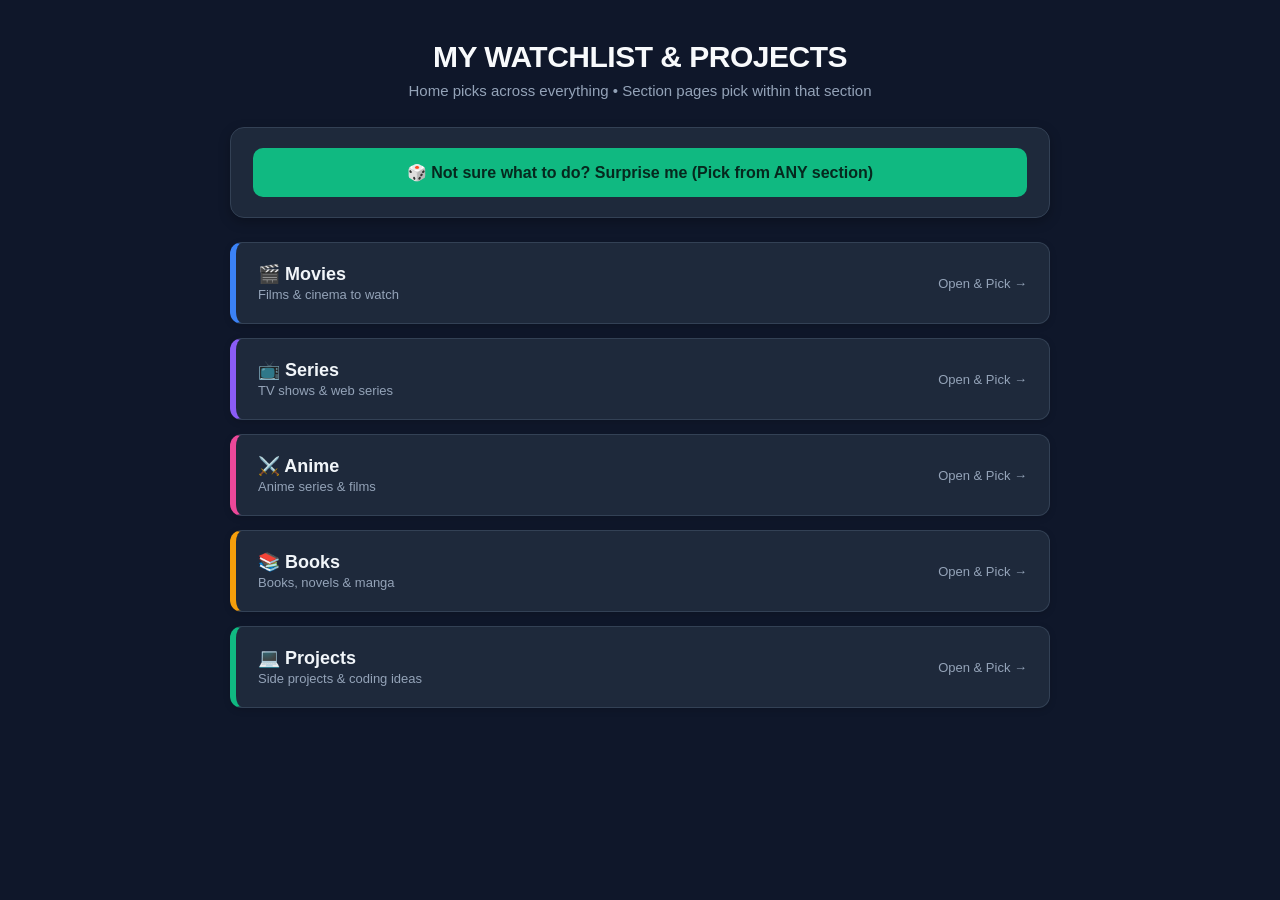
<file: index.html>
<!DOCTYPE html>
<html lang="en">
<head>
<meta charset="UTF-8">
<meta name="viewport" content="width=device-width, initial-scale=1.0">
<title>My Watchlist & Projects</title>
<link rel="stylesheet" href="style.css">
</head>
<body>
<div class="container">
<h1>MY WATCHLIST & PROJECTS</h1>
<p class="subtitle">Home picks across everything • Section pages pick within that section</p>

<!-- Level 1 Picker: At Home, picks a random section + random uncompleted item -->
<div class="picker-box">
<button class="pick-btn" id="home-pick-btn">🎲 Not sure what to do? Surprise me (Pick from ANY section)</button>
<div class="pick-result" id="home-pick-result">
<span class="pick-badge" id="home-pick-badge">CATEGORY</span>
<div class="pick-title" id="home-pick-title"></div>
<p class="pick-note" id="home-pick-note"></p>
</div>
</div>

<a class="week movie" href="sections/movie.html">
    <div>
        <span>🎬 Movies</span><br>
        <small>Films & cinema to watch</small>
    </div>
    <small>Open & Pick →</small>
</a>

<a class="week series" href="sections/series.html">
    <div>
        <span>📺 Series</span><br>
        <small>TV shows & web series</small>
    </div>
    <small>Open & Pick →</small>
</a>

<a class="week anime" href="sections/anime.html">
    <div>
        <span>⚔️ Anime</span><br>
        <small>Anime series & films</small>
    </div>
    <small>Open & Pick →</small>
</a>

<a class="week book" href="sections/book.html">
    <div>
        <span>📚 Books</span><br>
        <small>Books, novels & manga</small>
    </div>
    <small>Open & Pick →</small>
</a>

<a class="week project" href="sections/project.html">
    <div>
        <span>💻 Projects</span><br>
        <small>Side projects & coding ideas</small>
    </div>
    <small>Open & Pick →</small>
</a>

</div>

<script>
const SECTIONS = ["movie", "series", "anime", "book", "project"];

async function fetchSectionActiveItems(sec) {
    // 1. Check if mobile localStorage has updated HTML for this section
    try {
        const saved = localStorage.getItem("watchlist_sec_" + sec);
        if (saved) {
            const parsed = JSON.parse(saved);
            if (parsed.html) {
                return extractActiveFromHtml(sec, parsed.html);
            }
        }
    } catch (e) {}

    // 2. Otherwise fetch the static HTML file from sections/<sec>.html
    try {
        const resp = await fetch("sections/" + sec + ".html");
        if (!resp.ok) return [];
        const text = await resp.text();
        return extractActiveFromHtml(sec, text);
    } catch (e) {
        return [];
    }
}

function extractActiveFromHtml(sec, htmlString) {
    const parser = new DOMParser();
    const doc = parser.parseFromString(htmlString, "text/html");
    const cards = Array.from(doc.querySelectorAll(".question"));
    const active = [];
    cards.forEach(c => {
        const cb = c.querySelector("input[type='checkbox']");
        const isDone = (cb && cb.hasAttribute("checked")) || c.classList.contains("solved") || c.getAttribute("data-status") === "done";
        if (!isDone) {
            const titleEl = c.querySelector(".item-title");
            const tagEl = c.querySelector(".tag");
            const noteEl = c.querySelector("p");
            if (titleEl) {
                active.push({
                    section: sec.toUpperCase(),
                    title: titleEl.textContent.trim(),
                    tag: tagEl ? tagEl.textContent.trim() : "",
                    note: noteEl ? noteEl.textContent.trim() : ""
                });
            }
        }
    });
    return active;
}

document.getElementById("home-pick-btn").addEventListener("click", async () => {
    const bySection = {};
    for (const sec of SECTIONS) {
        const items = await fetchSectionActiveItems(sec);
        if (items.length > 0) {
            bySection[sec] = items;
        }
    }

    const availableSecs = Object.keys(bySection);
    const resBox = document.getElementById("home-pick-result");
    const badge = document.getElementById("home-pick-badge");
    const title = document.getElementById("home-pick-title");
    const note = document.getElementById("home-pick-note");

    if (availableSecs.length === 0) {
        resBox.classList.add("active");
        badge.textContent = "ALL DONE";
        title.textContent = "No active items found!";
        note.textContent = "Open a section or run `python add.py` to add new items.";
        return;
    }

    // Level 1: First pick a random category, then pick a random item inside it
    const randomSec = availableSecs[Math.floor(Math.random() * availableSecs.length)];
    const pool = bySection[randomSec];
    const chosen = pool[Math.floor(Math.random() * pool.length)];

    resBox.classList.add("active");
    badge.textContent = "🎲 RANDOM CATEGORY: " + chosen.section;
    title.textContent = chosen.title + (chosen.tag ? " [" + chosen.tag + "]" : "");
    note.textContent = chosen.note;
});
</script>
</body>
</html>
</file>
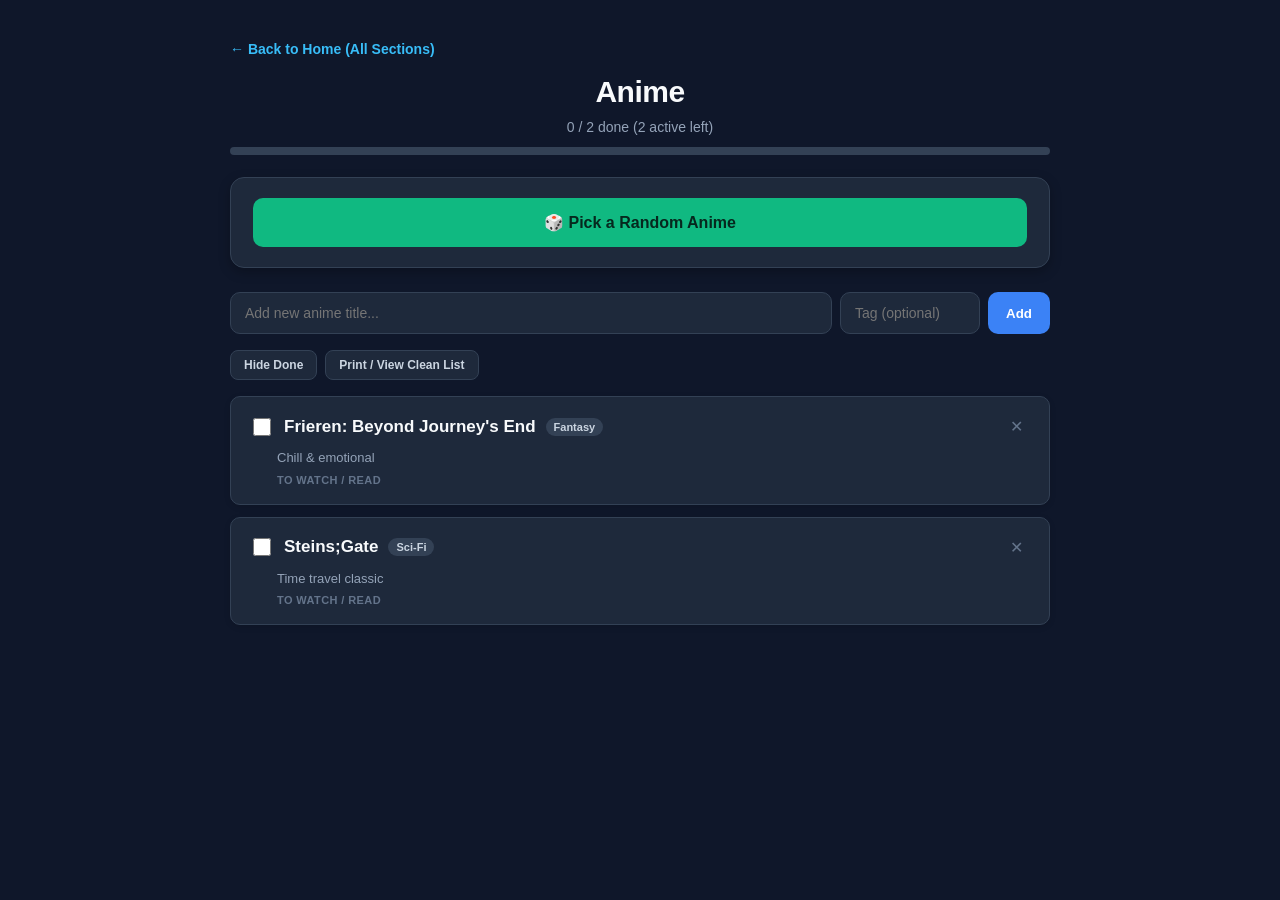
<file: sections/anime.html>
<!DOCTYPE html>
<html lang="en">
<head>
<meta charset="UTF-8">
<meta name="viewport" content="width=device-width, initial-scale=1.0">
<title>Anime - Watchlist</title>
<link rel="stylesheet" href="../style.css">
</head>
<body>
<div class="container">
<a class="back" href="../index.html">← Back to Home (All Sections)</a>

<div class="week-header">
<h1>Anime</h1>
<div class="stats"><span id="solved">0</span> / <span id="total">0</span> done (<span id="active-count">0</span> active left)
<div class="progress"><div class="progress-bar" id="progress-bar"></div></div>
</div>
</div>

<!-- Level 2 Picker: Picks ONLY from this section's uncompleted items -->
<div class="picker-box">
<button class="pick-btn" id="section-pick-btn">🎲 Pick a Random Anime</button>
<div class="pick-result" id="pick-result">
<span class="pick-badge">Selected from Anime</span>
<div class="pick-title" id="pick-title"></div>
<p class="pick-note" id="pick-note"></p>
</div>
</div>

<!-- Mobile / Quick Add directly on page -->
<div class="add-bar">
<input type="text" id="new-title" placeholder="Add new anime title...">
<input type="text" id="new-tag" placeholder="Tag (optional)" style="max-width: 140px;">
<button id="add-btn">Add</button>
</div>

<div class="toolbar">
<button class="tool-btn" id="toggle-done-btn">Hide Done</button>
<button class="tool-btn" id="print-btn">Print / View Clean List</button>
</div>

<div id="items-list">
<!-- Problems/Items are added automatically by add.py or mobile quick-add -->
<div class="question" data-status="todo">
<div class="question-header">
<div class="question-left">
<input type="checkbox">
<span class="item-title">Frieren: Beyond Journey's End</span> <span class="tag">Fantasy</span>
</div>
</div>
<p>Chill & emotional</p>
<span class="status">TO WATCH / READ</span>
</div>

<div class="question" data-status="todo">
<div class="question-header">
<div class="question-left">
<input type="checkbox">
<span class="item-title">Steins;Gate</span> <span class="tag">Sci-Fi</span>
</div>
</div>
<p>Time travel classic</p>
<span class="status">TO WATCH / READ</span>
</div>

<!-- ITEMS_END -->
</div>

</div>

<script>
const STORAGE_KEY = "watchlist_sec_anime";
const listEl = document.getElementById("items-list");
let hideDone = false;

// Load extra mobile-added items & state overrides from localStorage
function loadState() {
    try {
        const saved = localStorage.getItem(STORAGE_KEY);
        if (saved) {
            const data = JSON.parse(saved);
            if (data.html) listEl.innerHTML = data.html;
        }
    } catch (e) {}
    bindEvents();
    updateStats();
}

function saveState() {
    try {
        localStorage.setItem(STORAGE_KEY, JSON.stringify({ html: listEl.innerHTML }));
    } catch (e) {}
}

function updateStats() {
    const all = listEl.querySelectorAll(".question");
    const done = listEl.querySelectorAll(".question input:checked");
    const total = all.length;
    const solvedCount = done.length;
    const activeCount = total - solvedCount;
    document.getElementById("total").textContent = total;
    document.getElementById("solved").textContent = solvedCount;
    document.getElementById("active-count").textContent = activeCount;
    document.getElementById("progress-bar").style.width = (total ? (solvedCount / total * 100) : 0) + "%";

    all.forEach(card => {
        const cb = card.querySelector("input[type='checkbox']");
        if (hideDone && cb && cb.checked) {
            card.style.display = "none";
        } else {
            card.style.display = "";
        }
    });
}

function bindEvents() {
    listEl.querySelectorAll(".question").forEach(card => {
        const cb = card.querySelector("input[type='checkbox']");
        const statusEl = card.querySelector(".status");
        if (!card.querySelector(".del-btn")) {
            const header = card.querySelector(".question-header");
            if (header) {
                const del = document.createElement("button");
                del.className = "del-btn";
                del.title = "Delete from list";
                del.textContent = "✕";
                del.onclick = () => {
                    card.remove();
                    saveState();
                    updateStats();
                };
                header.appendChild(del);
            }
        }
        if (cb) {
            if (cb.checked) {
                card.classList.add("solved");
                card.setAttribute("data-status", "done");
            }
            cb.onchange = () => {
                if (cb.checked) {
                    card.setAttribute("checked", "checked");
                    cb.setAttribute("checked", "");
                    card.classList.add("solved");
                    card.setAttribute("data-status", "done");
                    if (statusEl) statusEl.textContent = "DONE";
                } else {
                    cb.removeAttribute("checked");
                    card.classList.remove("solved");
                    card.setAttribute("data-status", "todo");
                    if (statusEl) statusEl.textContent = "TO WATCH / READ";
                }
                saveState();
                updateStats();
            };
        }
    });
}

document.getElementById("add-btn").addEventListener("click", () => {
    const titleInput = document.getElementById("new-title");
    const tagInput = document.getElementById("new-tag");
    const title = titleInput.value.trim();
    const tag = tagInput.value.trim();
    if (!title) return;

    const div = document.createElement("div");
    div.className = "question";
    div.setAttribute("data-status", "todo");
    div.innerHTML = `
        <div class="question-header">
            <div class="question-left">
                <input type="checkbox">
                <span class="item-title"></span>
                ${tag ? '<span class="tag"></span>' : ''}
            </div>
        </div>
        <p>Added from mobile / browser</p>
        <span class="status">TO WATCH / READ</span>
    `;
    div.querySelector(".item-title").textContent = title;
    if (tag) div.querySelector(".tag").textContent = tag;

    listEl.appendChild(div);
    titleInput.value = "";
    tagInput.value = "";
    bindEvents();
    saveState();
    updateStats();
});

document.getElementById("section-pick-btn").addEventListener("click", () => {
    const allCards = Array.from(listEl.querySelectorAll(".question"));
    allCards.forEach(c => c.classList.remove("highlighted"));
    const activeCards = allCards.filter(c => !c.querySelector("input[type='checkbox']").checked);

    const resBox = document.getElementById("pick-result");
    const resTitle = document.getElementById("pick-title");
    const resNote = document.getElementById("pick-note");

    if (activeCards.length === 0) {
        resBox.classList.add("active");
        resTitle.textContent = "All caught up! 🎉";
        resNote.textContent = "No uncompleted items left in this section.";
        return;
    }

    const chosen = activeCards[Math.floor(Math.random() * activeCards.length)];
    const title = chosen.querySelector(".item-title").textContent;
    const tagEl = chosen.querySelector(".tag");
    const note = chosen.querySelector("p") ? chosen.querySelector("p").textContent : "";

    resBox.classList.add("active");
    resTitle.textContent = title + (tagEl ? " [" + tagEl.textContent + "]" : "");
    resNote.textContent = note;

    chosen.classList.add("highlighted");
    chosen.scrollIntoView({ behavior: "smooth", block: "center" });
});

document.getElementById("toggle-done-btn").addEventListener("click", (e) => {
    hideDone = !hideDone;
    e.target.classList.toggle("active", hideDone);
    e.target.textContent = hideDone ? "Show Done" : "Hide Done";
    updateStats();
});

document.getElementById("print-btn").addEventListener("click", () => {
    window.print();
});

loadState();
</script>
</body>
</html>
</file>
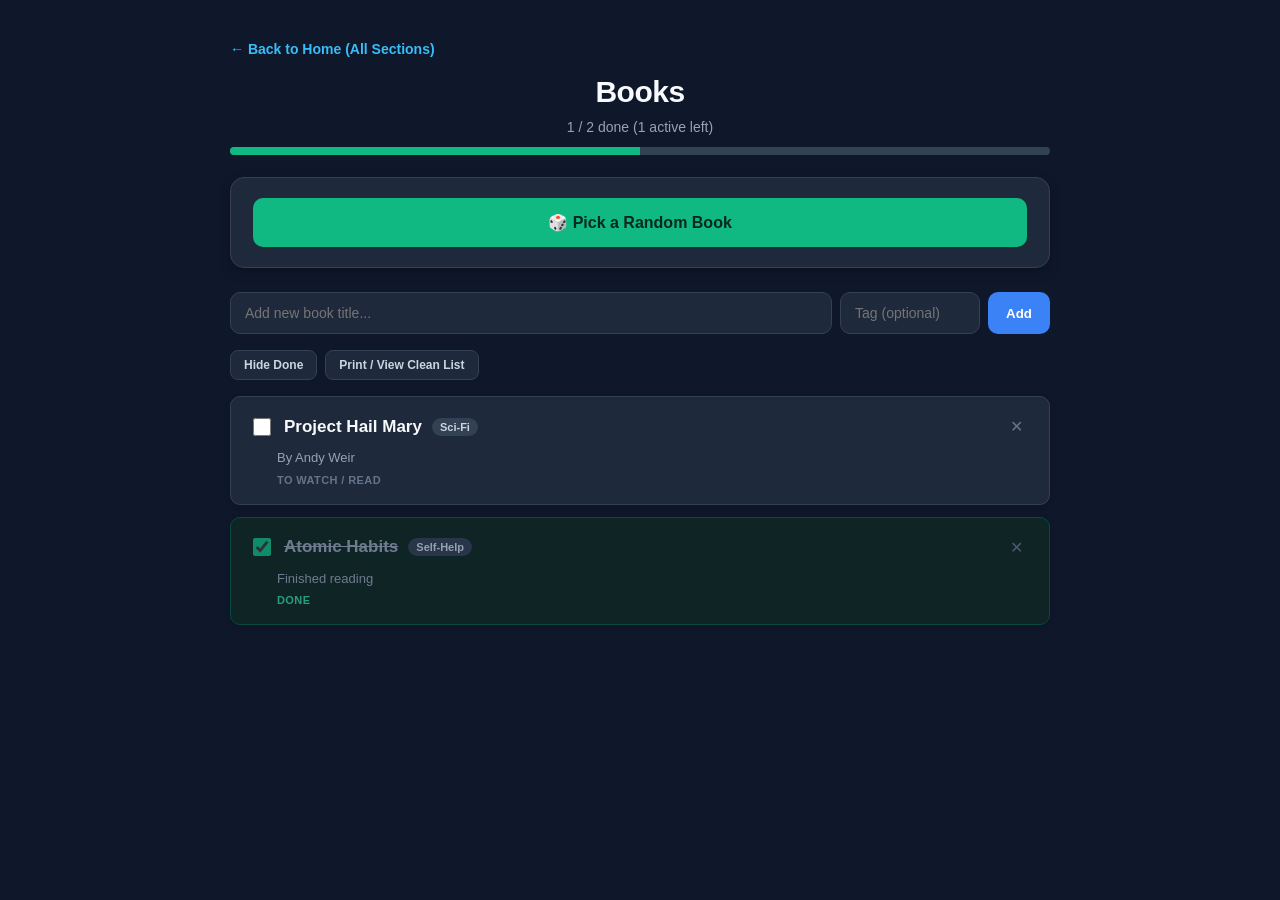
<file: sections/book.html>
<!DOCTYPE html>
<html lang="en">
<head>
<meta charset="UTF-8">
<meta name="viewport" content="width=device-width, initial-scale=1.0">
<title>Books - Watchlist</title>
<link rel="stylesheet" href="../style.css">
</head>
<body>
<div class="container">
<a class="back" href="../index.html">← Back to Home (All Sections)</a>

<div class="week-header">
<h1>Books</h1>
<div class="stats"><span id="solved">0</span> / <span id="total">0</span> done (<span id="active-count">0</span> active left)
<div class="progress"><div class="progress-bar" id="progress-bar"></div></div>
</div>
</div>

<!-- Level 2 Picker: Picks ONLY from this section's uncompleted items -->
<div class="picker-box">
<button class="pick-btn" id="section-pick-btn">🎲 Pick a Random Book</button>
<div class="pick-result" id="pick-result">
<span class="pick-badge">Selected from Books</span>
<div class="pick-title" id="pick-title"></div>
<p class="pick-note" id="pick-note"></p>
</div>
</div>

<!-- Mobile / Quick Add directly on page -->
<div class="add-bar">
<input type="text" id="new-title" placeholder="Add new book title...">
<input type="text" id="new-tag" placeholder="Tag (optional)" style="max-width: 140px;">
<button id="add-btn">Add</button>
</div>

<div class="toolbar">
<button class="tool-btn" id="toggle-done-btn">Hide Done</button>
<button class="tool-btn" id="print-btn">Print / View Clean List</button>
</div>

<div id="items-list">
<!-- Problems/Items are added automatically by add.py or mobile quick-add -->
<div class="question" data-status="todo">
<div class="question-header">
<div class="question-left">
<input type="checkbox">
<span class="item-title">Project Hail Mary</span> <span class="tag">Sci-Fi</span>
</div>
</div>
<p>By Andy Weir</p>
<span class="status">TO WATCH / READ</span>
</div>

<div class="question solved" data-status="done">
<div class="question-header">
<div class="question-left">
<input type="checkbox" checked>
<span class="item-title">Atomic Habits</span> <span class="tag">Self-Help</span>
</div>
</div>
<p>Finished reading</p>
<span class="status">DONE</span>
</div>

<!-- ITEMS_END -->
</div>

</div>

<script>
const STORAGE_KEY = "watchlist_sec_book";
const listEl = document.getElementById("items-list");
let hideDone = false;

// Load extra mobile-added items & state overrides from localStorage
function loadState() {
    try {
        const saved = localStorage.getItem(STORAGE_KEY);
        if (saved) {
            const data = JSON.parse(saved);
            if (data.html) listEl.innerHTML = data.html;
        }
    } catch (e) {}
    bindEvents();
    updateStats();
}

function saveState() {
    try {
        localStorage.setItem(STORAGE_KEY, JSON.stringify({ html: listEl.innerHTML }));
    } catch (e) {}
}

function updateStats() {
    const all = listEl.querySelectorAll(".question");
    const done = listEl.querySelectorAll(".question input:checked");
    const total = all.length;
    const solvedCount = done.length;
    const activeCount = total - solvedCount;
    document.getElementById("total").textContent = total;
    document.getElementById("solved").textContent = solvedCount;
    document.getElementById("active-count").textContent = activeCount;
    document.getElementById("progress-bar").style.width = (total ? (solvedCount / total * 100) : 0) + "%";

    all.forEach(card => {
        const cb = card.querySelector("input[type='checkbox']");
        if (hideDone && cb && cb.checked) {
            card.style.display = "none";
        } else {
            card.style.display = "";
        }
    });
}

function bindEvents() {
    listEl.querySelectorAll(".question").forEach(card => {
        const cb = card.querySelector("input[type='checkbox']");
        const statusEl = card.querySelector(".status");
        if (!card.querySelector(".del-btn")) {
            const header = card.querySelector(".question-header");
            if (header) {
                const del = document.createElement("button");
                del.className = "del-btn";
                del.title = "Delete from list";
                del.textContent = "✕";
                del.onclick = () => {
                    card.remove();
                    saveState();
                    updateStats();
                };
                header.appendChild(del);
            }
        }
        if (cb) {
            if (cb.checked) {
                card.classList.add("solved");
                card.setAttribute("data-status", "done");
            }
            cb.onchange = () => {
                if (cb.checked) {
                    card.setAttribute("checked", "checked");
                    cb.setAttribute("checked", "");
                    card.classList.add("solved");
                    card.setAttribute("data-status", "done");
                    if (statusEl) statusEl.textContent = "DONE";
                } else {
                    cb.removeAttribute("checked");
                    card.classList.remove("solved");
                    card.setAttribute("data-status", "todo");
                    if (statusEl) statusEl.textContent = "TO WATCH / READ";
                }
                saveState();
                updateStats();
            };
        }
    });
}

document.getElementById("add-btn").addEventListener("click", () => {
    const titleInput = document.getElementById("new-title");
    const tagInput = document.getElementById("new-tag");
    const title = titleInput.value.trim();
    const tag = tagInput.value.trim();
    if (!title) return;

    const div = document.createElement("div");
    div.className = "question";
    div.setAttribute("data-status", "todo");
    div.innerHTML = `
        <div class="question-header">
            <div class="question-left">
                <input type="checkbox">
                <span class="item-title"></span>
                ${tag ? '<span class="tag"></span>' : ''}
            </div>
        </div>
        <p>Added from mobile / browser</p>
        <span class="status">TO WATCH / READ</span>
    `;
    div.querySelector(".item-title").textContent = title;
    if (tag) div.querySelector(".tag").textContent = tag;

    listEl.appendChild(div);
    titleInput.value = "";
    tagInput.value = "";
    bindEvents();
    saveState();
    updateStats();
});

document.getElementById("section-pick-btn").addEventListener("click", () => {
    const allCards = Array.from(listEl.querySelectorAll(".question"));
    allCards.forEach(c => c.classList.remove("highlighted"));
    const activeCards = allCards.filter(c => !c.querySelector("input[type='checkbox']").checked);

    const resBox = document.getElementById("pick-result");
    const resTitle = document.getElementById("pick-title");
    const resNote = document.getElementById("pick-note");

    if (activeCards.length === 0) {
        resBox.classList.add("active");
        resTitle.textContent = "All caught up! 🎉";
        resNote.textContent = "No uncompleted items left in this section.";
        return;
    }

    const chosen = activeCards[Math.floor(Math.random() * activeCards.length)];
    const title = chosen.querySelector(".item-title").textContent;
    const tagEl = chosen.querySelector(".tag");
    const note = chosen.querySelector("p") ? chosen.querySelector("p").textContent : "";

    resBox.classList.add("active");
    resTitle.textContent = title + (tagEl ? " [" + tagEl.textContent + "]" : "");
    resNote.textContent = note;

    chosen.classList.add("highlighted");
    chosen.scrollIntoView({ behavior: "smooth", block: "center" });
});

document.getElementById("toggle-done-btn").addEventListener("click", (e) => {
    hideDone = !hideDone;
    e.target.classList.toggle("active", hideDone);
    e.target.textContent = hideDone ? "Show Done" : "Hide Done";
    updateStats();
});

document.getElementById("print-btn").addEventListener("click", () => {
    window.print();
});

loadState();
</script>
</body>
</html>
</file>
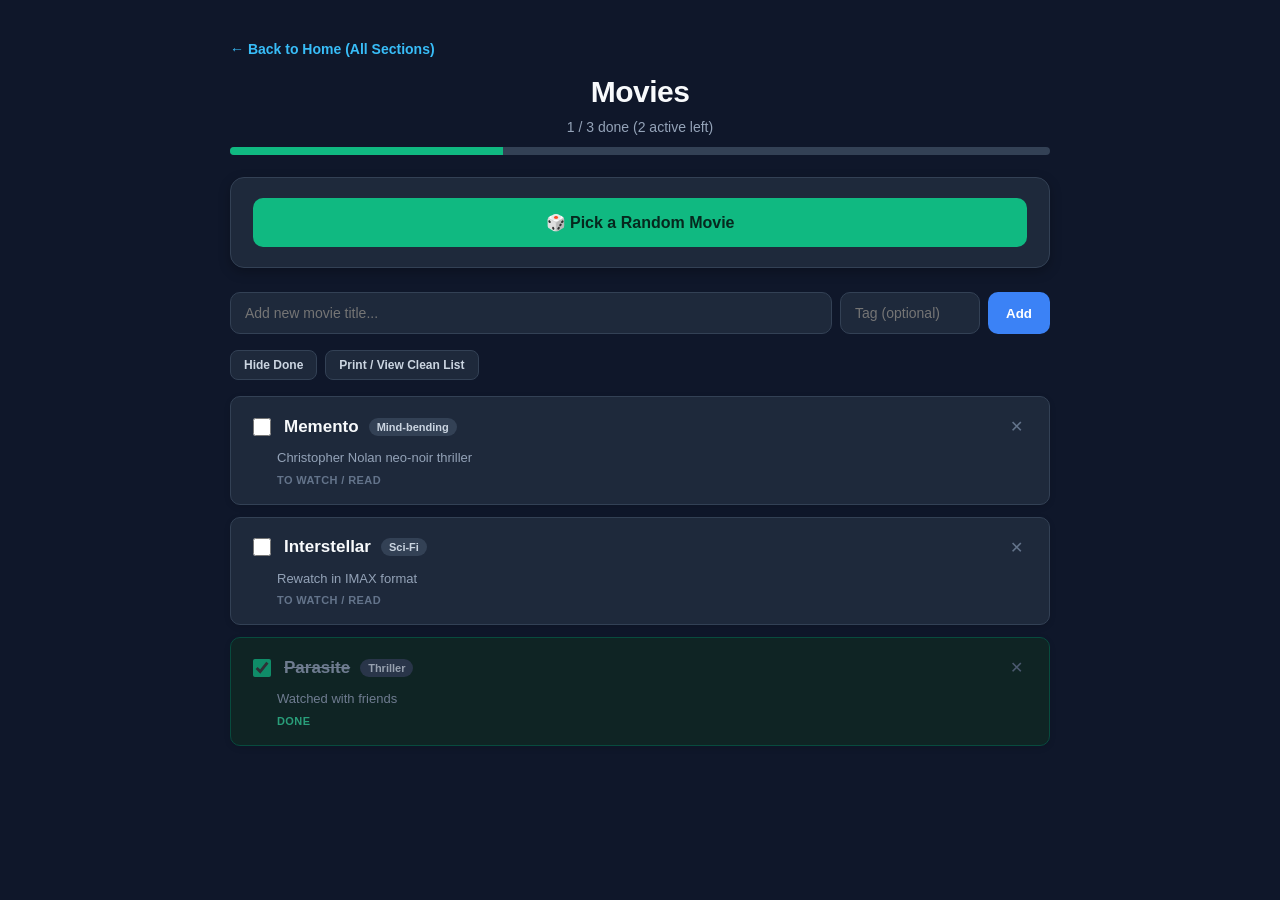
<file: sections/movie.html>
<!DOCTYPE html>
<html lang="en">
<head>
<meta charset="UTF-8">
<meta name="viewport" content="width=device-width, initial-scale=1.0">
<title>Movies - Watchlist</title>
<link rel="stylesheet" href="../style.css">
</head>
<body>
<div class="container">
<a class="back" href="../index.html">← Back to Home (All Sections)</a>

<div class="week-header">
<h1>Movies</h1>
<div class="stats"><span id="solved">0</span> / <span id="total">0</span> done (<span id="active-count">0</span> active left)
<div class="progress"><div class="progress-bar" id="progress-bar"></div></div>
</div>
</div>

<!-- Level 2 Picker: Picks ONLY from this section's uncompleted items -->
<div class="picker-box">
<button class="pick-btn" id="section-pick-btn">🎲 Pick a Random Movie</button>
<div class="pick-result" id="pick-result">
<span class="pick-badge">Selected from Movies</span>
<div class="pick-title" id="pick-title"></div>
<p class="pick-note" id="pick-note"></p>
</div>
</div>

<!-- Mobile / Quick Add directly on page -->
<div class="add-bar">
<input type="text" id="new-title" placeholder="Add new movie title...">
<input type="text" id="new-tag" placeholder="Tag (optional)" style="max-width: 140px;">
<button id="add-btn">Add</button>
</div>

<div class="toolbar">
<button class="tool-btn" id="toggle-done-btn">Hide Done</button>
<button class="tool-btn" id="print-btn">Print / View Clean List</button>
</div>

<div id="items-list">
<!-- Problems/Items are added automatically by add.py or mobile quick-add -->
<div class="question" data-status="todo">
<div class="question-header">
<div class="question-left">
<input type="checkbox">
<span class="item-title">Memento</span> <span class="tag">Mind-bending</span>
</div>
</div>
<p>Christopher Nolan neo-noir thriller</p>
<span class="status">TO WATCH / READ</span>
</div>

<div class="question" data-status="todo">
<div class="question-header">
<div class="question-left">
<input type="checkbox">
<span class="item-title">Interstellar</span> <span class="tag">Sci-Fi</span>
</div>
</div>
<p>Rewatch in IMAX format</p>
<span class="status">TO WATCH / READ</span>
</div>

<div class="question solved" data-status="done">
<div class="question-header">
<div class="question-left">
<input type="checkbox" checked>
<span class="item-title">Parasite</span> <span class="tag">Thriller</span>
</div>
</div>
<p>Watched with friends</p>
<span class="status">DONE</span>
</div>

<!-- ITEMS_END -->
</div>

</div>

<script>
const STORAGE_KEY = "watchlist_sec_movie";
const listEl = document.getElementById("items-list");
let hideDone = false;

// Load extra mobile-added items & state overrides from localStorage
function loadState() {
    try {
        const saved = localStorage.getItem(STORAGE_KEY);
        if (saved) {
            const data = JSON.parse(saved);
            if (data.html) listEl.innerHTML = data.html;
        }
    } catch (e) {}
    bindEvents();
    updateStats();
}

function saveState() {
    try {
        localStorage.setItem(STORAGE_KEY, JSON.stringify({ html: listEl.innerHTML }));
    } catch (e) {}
}

function updateStats() {
    const all = listEl.querySelectorAll(".question");
    const done = listEl.querySelectorAll(".question input:checked");
    const total = all.length;
    const solvedCount = done.length;
    const activeCount = total - solvedCount;
    document.getElementById("total").textContent = total;
    document.getElementById("solved").textContent = solvedCount;
    document.getElementById("active-count").textContent = activeCount;
    document.getElementById("progress-bar").style.width = (total ? (solvedCount / total * 100) : 0) + "%";

    all.forEach(card => {
        const cb = card.querySelector("input[type='checkbox']");
        if (hideDone && cb && cb.checked) {
            card.style.display = "none";
        } else {
            card.style.display = "";
        }
    });
}

function bindEvents() {
    listEl.querySelectorAll(".question").forEach(card => {
        const cb = card.querySelector("input[type='checkbox']");
        const statusEl = card.querySelector(".status");
        if (!card.querySelector(".del-btn")) {
            const header = card.querySelector(".question-header");
            if (header) {
                const del = document.createElement("button");
                del.className = "del-btn";
                del.title = "Delete from list";
                del.textContent = "✕";
                del.onclick = () => {
                    card.remove();
                    saveState();
                    updateStats();
                };
                header.appendChild(del);
            }
        }
        if (cb) {
            if (cb.checked) {
                card.classList.add("solved");
                card.setAttribute("data-status", "done");
            }
            cb.onchange = () => {
                if (cb.checked) {
                    card.setAttribute("checked", "checked");
                    cb.setAttribute("checked", "");
                    card.classList.add("solved");
                    card.setAttribute("data-status", "done");
                    if (statusEl) statusEl.textContent = "DONE";
                } else {
                    cb.removeAttribute("checked");
                    card.classList.remove("solved");
                    card.setAttribute("data-status", "todo");
                    if (statusEl) statusEl.textContent = "TO WATCH / READ";
                }
                saveState();
                updateStats();
            };
        }
    });
}

document.getElementById("add-btn").addEventListener("click", () => {
    const titleInput = document.getElementById("new-title");
    const tagInput = document.getElementById("new-tag");
    const title = titleInput.value.trim();
    const tag = tagInput.value.trim();
    if (!title) return;

    const div = document.createElement("div");
    div.className = "question";
    div.setAttribute("data-status", "todo");
    div.innerHTML = `
        <div class="question-header">
            <div class="question-left">
                <input type="checkbox">
                <span class="item-title"></span>
                ${tag ? '<span class="tag"></span>' : ''}
            </div>
        </div>
        <p>Added from mobile / browser</p>
        <span class="status">TO WATCH / READ</span>
    `;
    div.querySelector(".item-title").textContent = title;
    if (tag) div.querySelector(".tag").textContent = tag;

    listEl.appendChild(div);
    titleInput.value = "";
    tagInput.value = "";
    bindEvents();
    saveState();
    updateStats();
});

document.getElementById("section-pick-btn").addEventListener("click", () => {
    const allCards = Array.from(listEl.querySelectorAll(".question"));
    allCards.forEach(c => c.classList.remove("highlighted"));
    const activeCards = allCards.filter(c => !c.querySelector("input[type='checkbox']").checked);

    const resBox = document.getElementById("pick-result");
    const resTitle = document.getElementById("pick-title");
    const resNote = document.getElementById("pick-note");

    if (activeCards.length === 0) {
        resBox.classList.add("active");
        resTitle.textContent = "All caught up! 🎉";
        resNote.textContent = "No uncompleted items left in this section.";
        return;
    }

    const chosen = activeCards[Math.floor(Math.random() * activeCards.length)];
    const title = chosen.querySelector(".item-title").textContent;
    const tagEl = chosen.querySelector(".tag");
    const note = chosen.querySelector("p") ? chosen.querySelector("p").textContent : "";

    resBox.classList.add("active");
    resTitle.textContent = title + (tagEl ? " [" + tagEl.textContent + "]" : "");
    resNote.textContent = note;

    chosen.classList.add("highlighted");
    chosen.scrollIntoView({ behavior: "smooth", block: "center" });
});

document.getElementById("toggle-done-btn").addEventListener("click", (e) => {
    hideDone = !hideDone;
    e.target.classList.toggle("active", hideDone);
    e.target.textContent = hideDone ? "Show Done" : "Hide Done";
    updateStats();
});

document.getElementById("print-btn").addEventListener("click", () => {
    window.print();
});

loadState();
</script>
</body>
</html>
</file>
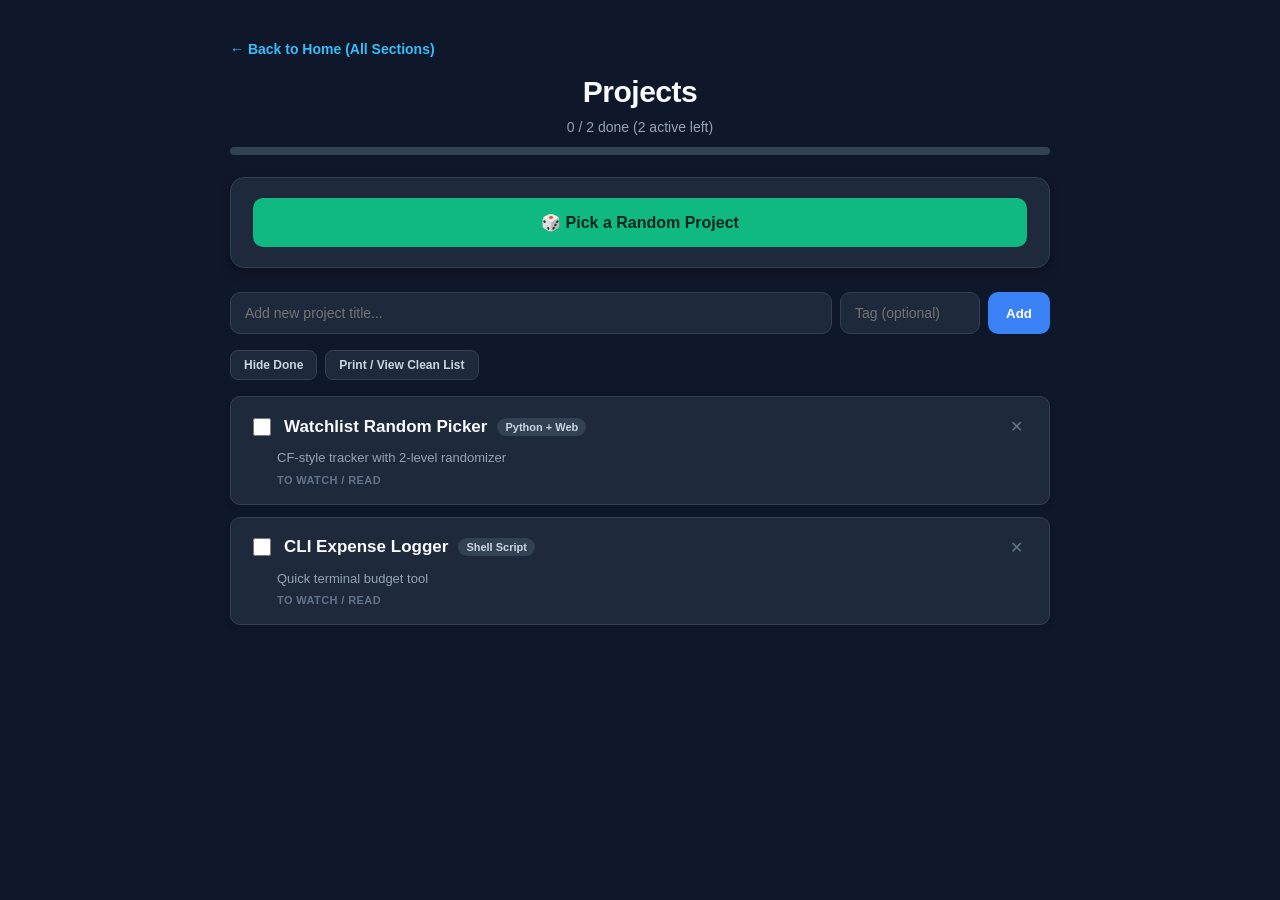
<file: sections/project.html>
<!DOCTYPE html>
<html lang="en">
<head>
<meta charset="UTF-8">
<meta name="viewport" content="width=device-width, initial-scale=1.0">
<title>Projects - Watchlist</title>
<link rel="stylesheet" href="../style.css">
</head>
<body>
<div class="container">
<a class="back" href="../index.html">← Back to Home (All Sections)</a>

<div class="week-header">
<h1>Projects</h1>
<div class="stats"><span id="solved">0</span> / <span id="total">0</span> done (<span id="active-count">0</span> active left)
<div class="progress"><div class="progress-bar" id="progress-bar"></div></div>
</div>
</div>

<!-- Level 2 Picker: Picks ONLY from this section's uncompleted items -->
<div class="picker-box">
<button class="pick-btn" id="section-pick-btn">🎲 Pick a Random Project</button>
<div class="pick-result" id="pick-result">
<span class="pick-badge">Selected from Projects</span>
<div class="pick-title" id="pick-title"></div>
<p class="pick-note" id="pick-note"></p>
</div>
</div>

<!-- Mobile / Quick Add directly on page -->
<div class="add-bar">
<input type="text" id="new-title" placeholder="Add new project title...">
<input type="text" id="new-tag" placeholder="Tag (optional)" style="max-width: 140px;">
<button id="add-btn">Add</button>
</div>

<div class="toolbar">
<button class="tool-btn" id="toggle-done-btn">Hide Done</button>
<button class="tool-btn" id="print-btn">Print / View Clean List</button>
</div>

<div id="items-list">
<!-- Problems/Items are added automatically by add.py or mobile quick-add -->
<div class="question" data-status="todo">
<div class="question-header">
<div class="question-left">
<input type="checkbox">
<span class="item-title">Watchlist Random Picker</span> <span class="tag">Python + Web</span>
</div>
</div>
<p>CF-style tracker with 2-level randomizer</p>
<span class="status">TO WATCH / READ</span>
</div>

<div class="question" data-status="todo">
<div class="question-header">
<div class="question-left">
<input type="checkbox">
<span class="item-title">CLI Expense Logger</span> <span class="tag">Shell Script</span>
</div>
</div>
<p>Quick terminal budget tool</p>
<span class="status">TO WATCH / READ</span>
</div>

<!-- ITEMS_END -->
</div>

</div>

<script>
const STORAGE_KEY = "watchlist_sec_project";
const listEl = document.getElementById("items-list");
let hideDone = false;

// Load extra mobile-added items & state overrides from localStorage
function loadState() {
    try {
        const saved = localStorage.getItem(STORAGE_KEY);
        if (saved) {
            const data = JSON.parse(saved);
            if (data.html) listEl.innerHTML = data.html;
        }
    } catch (e) {}
    bindEvents();
    updateStats();
}

function saveState() {
    try {
        localStorage.setItem(STORAGE_KEY, JSON.stringify({ html: listEl.innerHTML }));
    } catch (e) {}
}

function updateStats() {
    const all = listEl.querySelectorAll(".question");
    const done = listEl.querySelectorAll(".question input:checked");
    const total = all.length;
    const solvedCount = done.length;
    const activeCount = total - solvedCount;
    document.getElementById("total").textContent = total;
    document.getElementById("solved").textContent = solvedCount;
    document.getElementById("active-count").textContent = activeCount;
    document.getElementById("progress-bar").style.width = (total ? (solvedCount / total * 100) : 0) + "%";

    all.forEach(card => {
        const cb = card.querySelector("input[type='checkbox']");
        if (hideDone && cb && cb.checked) {
            card.style.display = "none";
        } else {
            card.style.display = "";
        }
    });
}

function bindEvents() {
    listEl.querySelectorAll(".question").forEach(card => {
        const cb = card.querySelector("input[type='checkbox']");
        const statusEl = card.querySelector(".status");
        if (!card.querySelector(".del-btn")) {
            const header = card.querySelector(".question-header");
            if (header) {
                const del = document.createElement("button");
                del.className = "del-btn";
                del.title = "Delete from list";
                del.textContent = "✕";
                del.onclick = () => {
                    card.remove();
                    saveState();
                    updateStats();
                };
                header.appendChild(del);
            }
        }
        if (cb) {
            if (cb.checked) {
                card.classList.add("solved");
                card.setAttribute("data-status", "done");
            }
            cb.onchange = () => {
                if (cb.checked) {
                    card.setAttribute("checked", "checked");
                    cb.setAttribute("checked", "");
                    card.classList.add("solved");
                    card.setAttribute("data-status", "done");
                    if (statusEl) statusEl.textContent = "DONE";
                } else {
                    cb.removeAttribute("checked");
                    card.classList.remove("solved");
                    card.setAttribute("data-status", "todo");
                    if (statusEl) statusEl.textContent = "TO WATCH / READ";
                }
                saveState();
                updateStats();
            };
        }
    });
}

document.getElementById("add-btn").addEventListener("click", () => {
    const titleInput = document.getElementById("new-title");
    const tagInput = document.getElementById("new-tag");
    const title = titleInput.value.trim();
    const tag = tagInput.value.trim();
    if (!title) return;

    const div = document.createElement("div");
    div.className = "question";
    div.setAttribute("data-status", "todo");
    div.innerHTML = `
        <div class="question-header">
            <div class="question-left">
                <input type="checkbox">
                <span class="item-title"></span>
                ${tag ? '<span class="tag"></span>' : ''}
            </div>
        </div>
        <p>Added from mobile / browser</p>
        <span class="status">TO WATCH / READ</span>
    `;
    div.querySelector(".item-title").textContent = title;
    if (tag) div.querySelector(".tag").textContent = tag;

    listEl.appendChild(div);
    titleInput.value = "";
    tagInput.value = "";
    bindEvents();
    saveState();
    updateStats();
});

document.getElementById("section-pick-btn").addEventListener("click", () => {
    const allCards = Array.from(listEl.querySelectorAll(".question"));
    allCards.forEach(c => c.classList.remove("highlighted"));
    const activeCards = allCards.filter(c => !c.querySelector("input[type='checkbox']").checked);

    const resBox = document.getElementById("pick-result");
    const resTitle = document.getElementById("pick-title");
    const resNote = document.getElementById("pick-note");

    if (activeCards.length === 0) {
        resBox.classList.add("active");
        resTitle.textContent = "All caught up! 🎉";
        resNote.textContent = "No uncompleted items left in this section.";
        return;
    }

    const chosen = activeCards[Math.floor(Math.random() * activeCards.length)];
    const title = chosen.querySelector(".item-title").textContent;
    const tagEl = chosen.querySelector(".tag");
    const note = chosen.querySelector("p") ? chosen.querySelector("p").textContent : "";

    resBox.classList.add("active");
    resTitle.textContent = title + (tagEl ? " [" + tagEl.textContent + "]" : "");
    resNote.textContent = note;

    chosen.classList.add("highlighted");
    chosen.scrollIntoView({ behavior: "smooth", block: "center" });
});

document.getElementById("toggle-done-btn").addEventListener("click", (e) => {
    hideDone = !hideDone;
    e.target.classList.toggle("active", hideDone);
    e.target.textContent = hideDone ? "Show Done" : "Hide Done";
    updateStats();
});

document.getElementById("print-btn").addEventListener("click", () => {
    window.print();
});

loadState();
</script>
</body>
</html>
</file>
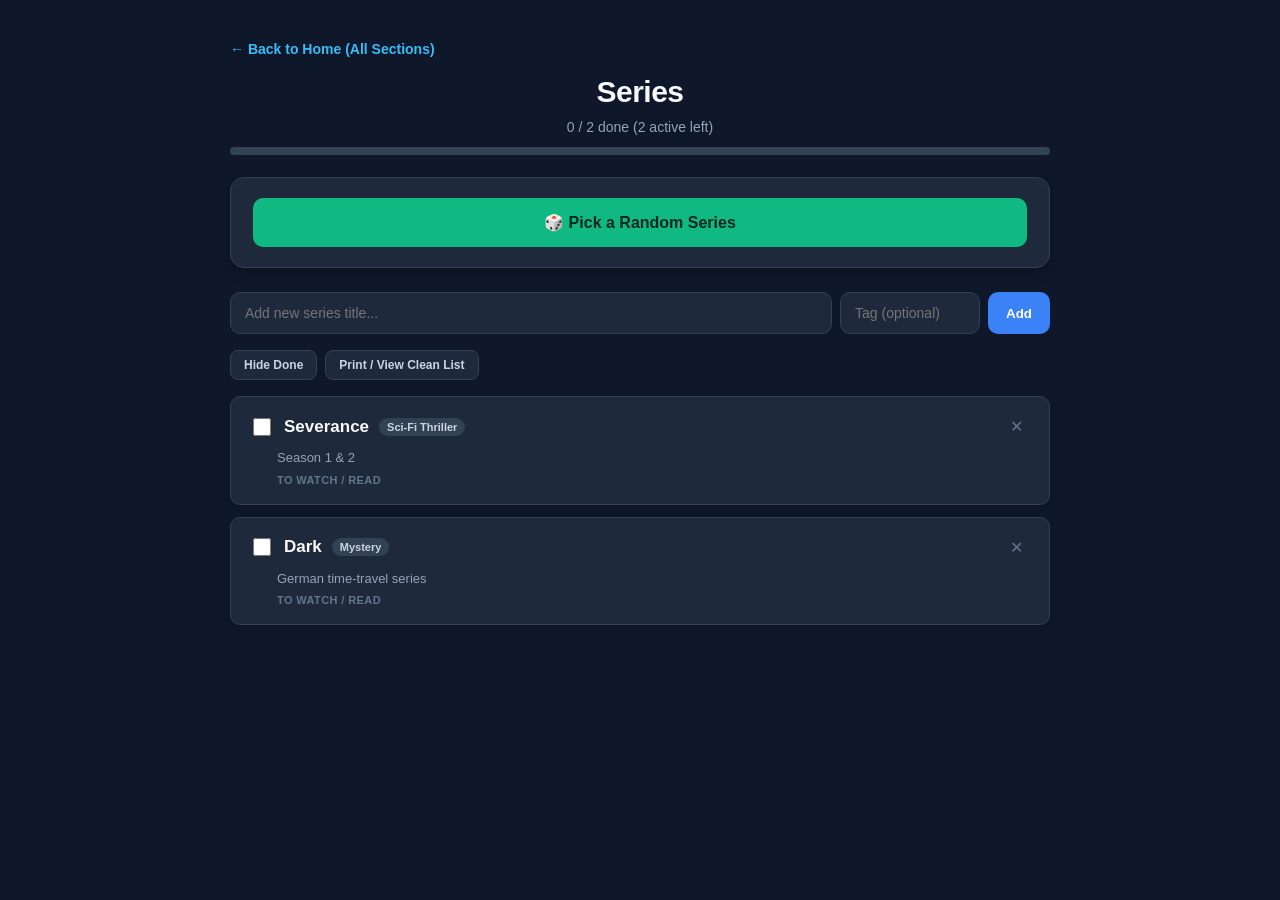
<file: sections/series.html>
<!DOCTYPE html>
<html lang="en">
<head>
<meta charset="UTF-8">
<meta name="viewport" content="width=device-width, initial-scale=1.0">
<title>Series - Watchlist</title>
<link rel="stylesheet" href="../style.css">
</head>
<body>
<div class="container">
<a class="back" href="../index.html">← Back to Home (All Sections)</a>

<div class="week-header">
<h1>Series</h1>
<div class="stats"><span id="solved">0</span> / <span id="total">0</span> done (<span id="active-count">0</span> active left)
<div class="progress"><div class="progress-bar" id="progress-bar"></div></div>
</div>
</div>

<!-- Level 2 Picker: Picks ONLY from this section's uncompleted items -->
<div class="picker-box">
<button class="pick-btn" id="section-pick-btn">🎲 Pick a Random Series</button>
<div class="pick-result" id="pick-result">
<span class="pick-badge">Selected from Series</span>
<div class="pick-title" id="pick-title"></div>
<p class="pick-note" id="pick-note"></p>
</div>
</div>

<!-- Mobile / Quick Add directly on page -->
<div class="add-bar">
<input type="text" id="new-title" placeholder="Add new series title...">
<input type="text" id="new-tag" placeholder="Tag (optional)" style="max-width: 140px;">
<button id="add-btn">Add</button>
</div>

<div class="toolbar">
<button class="tool-btn" id="toggle-done-btn">Hide Done</button>
<button class="tool-btn" id="print-btn">Print / View Clean List</button>
</div>

<div id="items-list">
<!-- Problems/Items are added automatically by add.py or mobile quick-add -->
<div class="question" data-status="todo">
<div class="question-header">
<div class="question-left">
<input type="checkbox">
<span class="item-title">Severance</span> <span class="tag">Sci-Fi Thriller</span>
</div>
</div>
<p>Season 1 & 2</p>
<span class="status">TO WATCH / READ</span>
</div>

<div class="question" data-status="todo">
<div class="question-header">
<div class="question-left">
<input type="checkbox">
<span class="item-title">Dark</span> <span class="tag">Mystery</span>
</div>
</div>
<p>German time-travel series</p>
<span class="status">TO WATCH / READ</span>
</div>

<!-- ITEMS_END -->
</div>

</div>

<script>
const STORAGE_KEY = "watchlist_sec_series";
const listEl = document.getElementById("items-list");
let hideDone = false;

// Load extra mobile-added items & state overrides from localStorage
function loadState() {
    try {
        const saved = localStorage.getItem(STORAGE_KEY);
        if (saved) {
            const data = JSON.parse(saved);
            if (data.html) listEl.innerHTML = data.html;
        }
    } catch (e) {}
    bindEvents();
    updateStats();
}

function saveState() {
    try {
        localStorage.setItem(STORAGE_KEY, JSON.stringify({ html: listEl.innerHTML }));
    } catch (e) {}
}

function updateStats() {
    const all = listEl.querySelectorAll(".question");
    const done = listEl.querySelectorAll(".question input:checked");
    const total = all.length;
    const solvedCount = done.length;
    const activeCount = total - solvedCount;
    document.getElementById("total").textContent = total;
    document.getElementById("solved").textContent = solvedCount;
    document.getElementById("active-count").textContent = activeCount;
    document.getElementById("progress-bar").style.width = (total ? (solvedCount / total * 100) : 0) + "%";

    all.forEach(card => {
        const cb = card.querySelector("input[type='checkbox']");
        if (hideDone && cb && cb.checked) {
            card.style.display = "none";
        } else {
            card.style.display = "";
        }
    });
}

function bindEvents() {
    listEl.querySelectorAll(".question").forEach(card => {
        const cb = card.querySelector("input[type='checkbox']");
        const statusEl = card.querySelector(".status");
        if (!card.querySelector(".del-btn")) {
            const header = card.querySelector(".question-header");
            if (header) {
                const del = document.createElement("button");
                del.className = "del-btn";
                del.title = "Delete from list";
                del.textContent = "✕";
                del.onclick = () => {
                    card.remove();
                    saveState();
                    updateStats();
                };
                header.appendChild(del);
            }
        }
        if (cb) {
            if (cb.checked) {
                card.classList.add("solved");
                card.setAttribute("data-status", "done");
            }
            cb.onchange = () => {
                if (cb.checked) {
                    card.setAttribute("checked", "checked");
                    cb.setAttribute("checked", "");
                    card.classList.add("solved");
                    card.setAttribute("data-status", "done");
                    if (statusEl) statusEl.textContent = "DONE";
                } else {
                    cb.removeAttribute("checked");
                    card.classList.remove("solved");
                    card.setAttribute("data-status", "todo");
                    if (statusEl) statusEl.textContent = "TO WATCH / READ";
                }
                saveState();
                updateStats();
            };
        }
    });
}

document.getElementById("add-btn").addEventListener("click", () => {
    const titleInput = document.getElementById("new-title");
    const tagInput = document.getElementById("new-tag");
    const title = titleInput.value.trim();
    const tag = tagInput.value.trim();
    if (!title) return;

    const div = document.createElement("div");
    div.className = "question";
    div.setAttribute("data-status", "todo");
    div.innerHTML = `
        <div class="question-header">
            <div class="question-left">
                <input type="checkbox">
                <span class="item-title"></span>
                ${tag ? '<span class="tag"></span>' : ''}
            </div>
        </div>
        <p>Added from mobile / browser</p>
        <span class="status">TO WATCH / READ</span>
    `;
    div.querySelector(".item-title").textContent = title;
    if (tag) div.querySelector(".tag").textContent = tag;

    listEl.appendChild(div);
    titleInput.value = "";
    tagInput.value = "";
    bindEvents();
    saveState();
    updateStats();
});

document.getElementById("section-pick-btn").addEventListener("click", () => {
    const allCards = Array.from(listEl.querySelectorAll(".question"));
    allCards.forEach(c => c.classList.remove("highlighted"));
    const activeCards = allCards.filter(c => !c.querySelector("input[type='checkbox']").checked);

    const resBox = document.getElementById("pick-result");
    const resTitle = document.getElementById("pick-title");
    const resNote = document.getElementById("pick-note");

    if (activeCards.length === 0) {
        resBox.classList.add("active");
        resTitle.textContent = "All caught up! 🎉";
        resNote.textContent = "No uncompleted items left in this section.";
        return;
    }

    const chosen = activeCards[Math.floor(Math.random() * activeCards.length)];
    const title = chosen.querySelector(".item-title").textContent;
    const tagEl = chosen.querySelector(".tag");
    const note = chosen.querySelector("p") ? chosen.querySelector("p").textContent : "";

    resBox.classList.add("active");
    resTitle.textContent = title + (tagEl ? " [" + tagEl.textContent + "]" : "");
    resNote.textContent = note;

    chosen.classList.add("highlighted");
    chosen.scrollIntoView({ behavior: "smooth", block: "center" });
});

document.getElementById("toggle-done-btn").addEventListener("click", (e) => {
    hideDone = !hideDone;
    e.target.classList.toggle("active", hideDone);
    e.target.textContent = hideDone ? "Show Done" : "Hide Done";
    updateStats();
});

document.getElementById("print-btn").addEventListener("click", () => {
    window.print();
});

loadState();
</script>
</body>
</html>
</file>
<file: style.css>
* {
    box-sizing: border-box;
}

body {
    margin: 0;
    padding: 40px 18px;
    background: #0f172a;
    color: #f1f5f9;
    font-family: 'Inter', -apple-system, BlinkMacSystemFont, "Segoe UI", Roboto, Arial, sans-serif;
}

.container {
    width: 100%;
    max-width: 820px;
    margin: 0 auto;
}

h1 {
    text-align: center;
    margin: 0;
    font-size: 30px;
    letter-spacing: -0.5px;
    color: #f8fafc;
}

.subtitle {
    text-align: center;
    color: #94a3b8;
    margin: 8px 0 28px;
    font-size: 15px;
}

/* Picker Banner (Home Level 1 & Section Level 2) */
.picker-box {
    background: #1e293b;
    border: 1px solid #334155;
    border-radius: 14px;
    padding: 20px 22px;
    margin-bottom: 24px;
    text-align: center;
    box-shadow: 0 4px 12px rgba(0, 0, 0, 0.25);
}

.pick-btn {
    width: 100%;
    padding: 15px 20px;
    background: #10b981;
    color: #06281e;
    border: none;
    border-radius: 10px;
    font-size: 16px;
    font-weight: 700;
    cursor: pointer;
    transition: transform 0.12s, background 0.15s;
}

.pick-btn:hover {
    background: #34d399;
    transform: translateY(-1px);
}

.pick-btn:active {
    transform: translateY(0);
}

.pick-result {
    display: none;
    margin-top: 16px;
    padding: 16px;
    background: #0f172a;
    border: 1px solid #10b981;
    border-radius: 10px;
    text-align: left;
}

.pick-result.active {
    display: block;
}

.pick-badge {
    display: inline-block;
    padding: 3px 10px;
    border-radius: 20px;
    background: rgba(16, 185, 129, 0.15);
    color: #34d399;
    font-size: 11px;
    font-weight: 700;
    text-transform: uppercase;
    letter-spacing: 0.6px;
}

.pick-title {
    font-size: 20px;
    font-weight: 700;
    margin: 8px 0 4px;
    color: #ffffff;
}

.pick-note {
    font-size: 13px;
    color: #94a3b8;
    margin: 0;
}

/* Section Cards on Home */
.week {
    display: flex;
    align-items: center;
    justify-content: space-between;
    padding: 20px 22px;
    margin-bottom: 14px;
    background: #1e293b;
    border: 1px solid #334155;
    border-radius: 12px;
    color: #f1f5f9;
    text-decoration: none;
    box-shadow: 0 2px 7px rgba(0, 0, 0, .15);
    transition: .15s;
    cursor: pointer;
}

.week:hover {
    transform: translateY(-2px);
    border-color: #38bdf8;
}

.week span {
    font-size: 18px;
    font-weight: 700;
}

.week small {
    color: #94a3b8;
    font-size: 13px;
}

.week.movie { border-left: 6px solid #3b82f6; }
.week.series { border-left: 6px solid #8b5cf6; }
.week.anime { border-left: 6px solid #ec4899; }
.week.book { border-left: 6px solid #f59e0b; }
.week.project { border-left: 6px solid #10b981; }

.back {
    display: inline-block;
    margin-bottom: 18px;
    color: #38bdf8;
    text-decoration: none;
    font-weight: 600;
    font-size: 14px;
    cursor: pointer;
    background: none;
    border: none;
    padding: 0;
}

.week-header {
    margin-bottom: 22px;
}

.week-header h1 {
    margin-bottom: 10px;
}

.stats {
    text-align: center;
    color: #94a3b8;
    font-size: 14px;
}

.progress {
    height: 8px;
    background: #334155;
    border-radius: 20px;
    overflow: hidden;
    margin-top: 12px;
}

.progress-bar {
    height: 100%;
    width: 0;
    background: #10b981;
    transition: width 0.25s ease;
}

/* Quick Add Bar on Mobile / Web */
.add-bar {
    display: flex;
    gap: 8px;
    margin-bottom: 16px;
}

.add-bar input {
    flex: 1;
    padding: 12px 14px;
    border-radius: 10px;
    border: 1px solid #334155;
    background: #1e293b;
    color: #f8fafc;
    font-size: 14px;
}

.add-bar input:focus {
    outline: none;
    border-color: #38bdf8;
}

.add-bar button {
    padding: 12px 18px;
    border-radius: 10px;
    border: none;
    background: #3b82f6;
    color: #fff;
    font-weight: 700;
    cursor: pointer;
}

.toolbar {
    display: flex;
    gap: 8px;
    margin-bottom: 16px;
    flex-wrap: wrap;
}

.tool-btn {
    padding: 7px 13px;
    border-radius: 8px;
    border: 1px solid #334155;
    background: #1e293b;
    color: #cbd5e1;
    font-size: 12px;
    font-weight: 600;
    cursor: pointer;
}

.tool-btn.active {
    background: #334155;
    color: #fff;
    border-color: #64748b;
}

/* Item Cards (same structure as CF .question) */
.question {
    background: #1e293b;
    padding: 16px 18px;
    margin-bottom: 12px;
    border-radius: 10px;
    border: 1px solid #334155;
    box-shadow: 0 2px 6px rgba(0, 0, 0, .12);
    transition: border-color 0.2s, opacity 0.2s;
}

.question.solved {
    border-color: #065f46;
    background: #0f2922;
    opacity: 0.72;
}

.question.highlighted {
    border: 2px solid #10b981;
    box-shadow: 0 0 15px rgba(16, 185, 129, 0.35);
}

.question-header {
    display: flex;
    align-items: center;
    justify-content: space-between;
    gap: 10px;
}

.question-left {
    display: flex;
    align-items: center;
    gap: 10px;
    flex: 1;
}

.question input[type="checkbox"] {
    width: 18px;
    height: 18px;
    cursor: pointer;
    accent-color: #10b981;
}

.item-title {
    color: #f8fafc;
    font-size: 17px;
    font-weight: 700;
}

.question.solved .item-title {
    text-decoration: line-through;
    color: #94a3b8;
}

.tag {
    display: inline-block;
    padding: 3px 8px;
    border-radius: 20px;
    background: #334155;
    color: #cbd5e1;
    font-size: 11px;
    font-weight: 700;
}

.del-btn {
    background: transparent;
    border: none;
    color: #64748b;
    font-size: 16px;
    cursor: pointer;
    padding: 4px 8px;
    border-radius: 6px;
}

.del-btn:hover {
    color: #ef4444;
    background: rgba(239, 68, 68, 0.1);
}

.question p {
    margin: 8px 0 0 28px;
    color: #94a3b8;
    font-size: 13px;
    line-height: 1.5;
    white-space: pre-line;
}

.status {
    display: inline-block;
    margin: 6px 0 0 28px;
    color: #64748b;
    font-size: 11px;
    font-weight: 700;
    letter-spacing: 0.4px;
}

.question.solved .status {
    color: #34d399;
}

@media print {
    body { background: #fff; color: #000; padding: 10px; }
    .picker-box, .add-bar, .toolbar, .back, .del-btn { display: none !important; }
    .question { border: 1px solid #ccc; background: #fff; color: #000; box-shadow: none; }
    .item-title { color: #000; }
}
</file>
